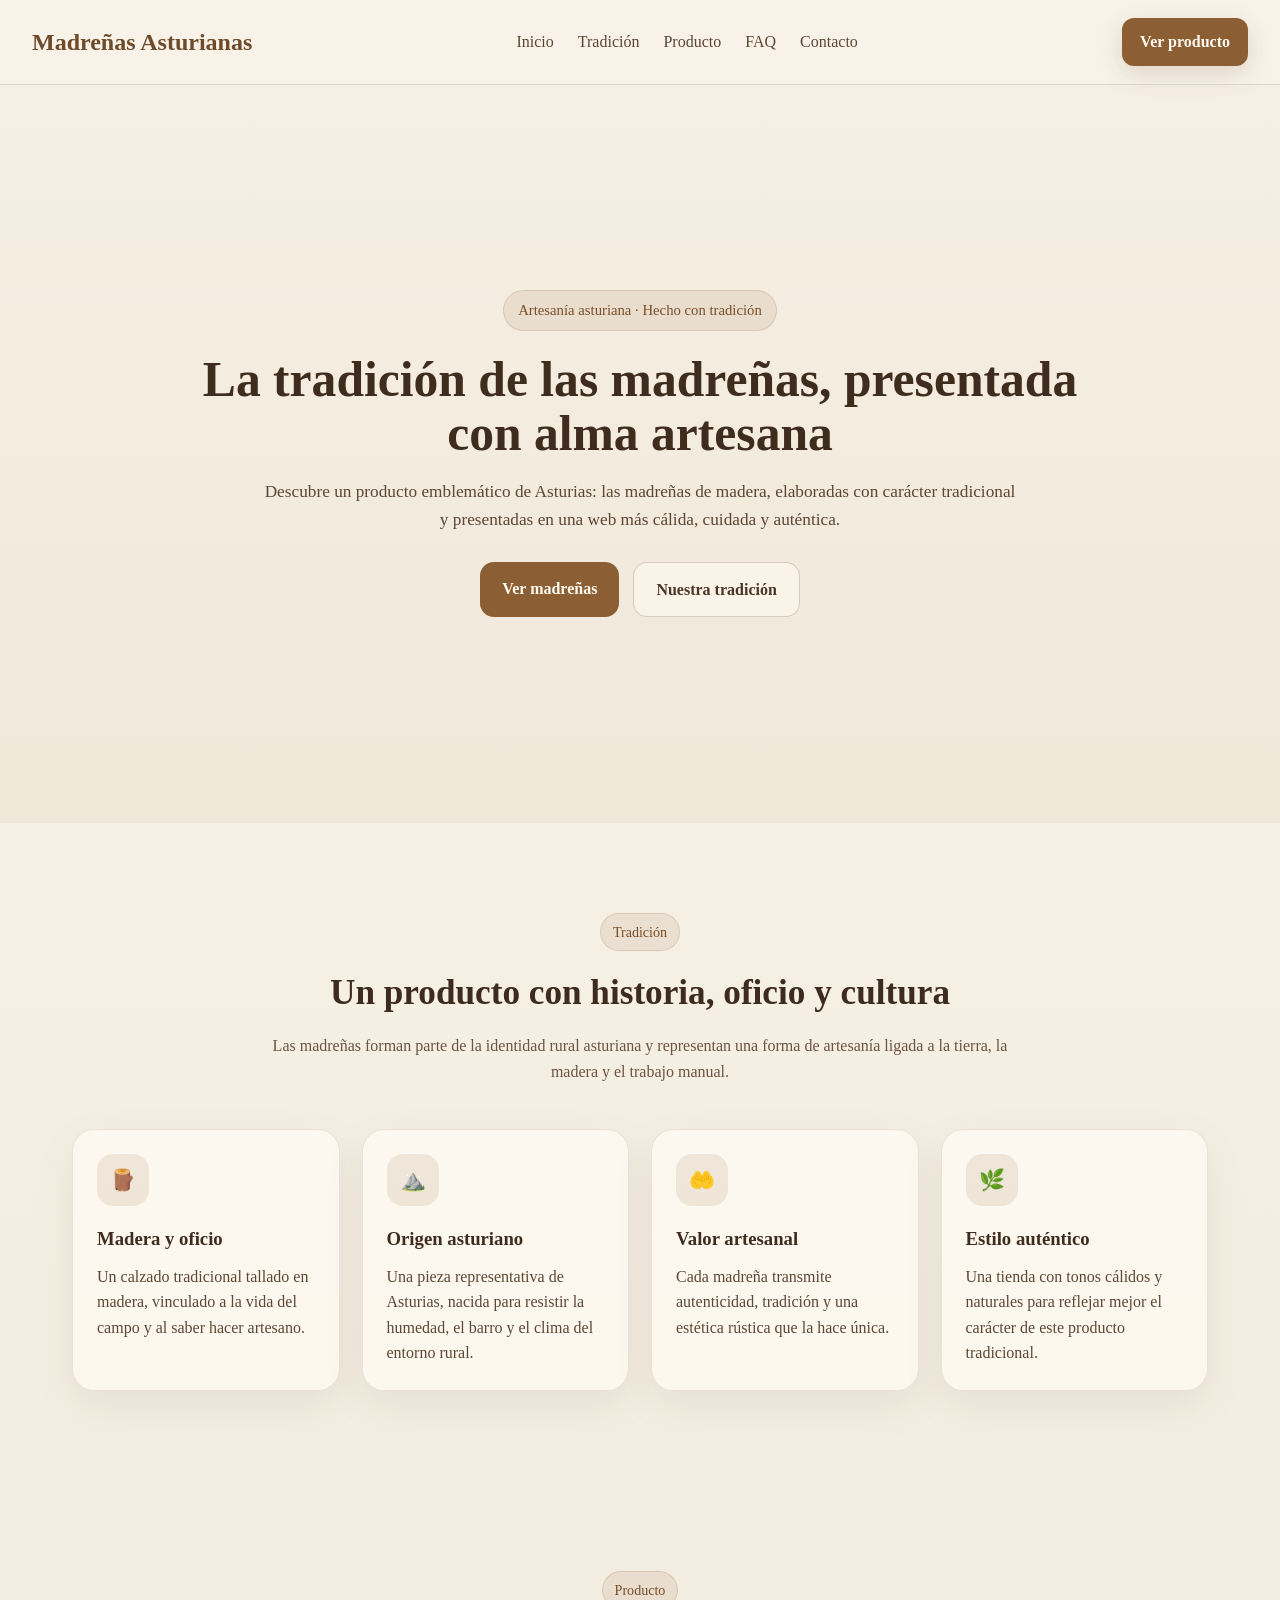
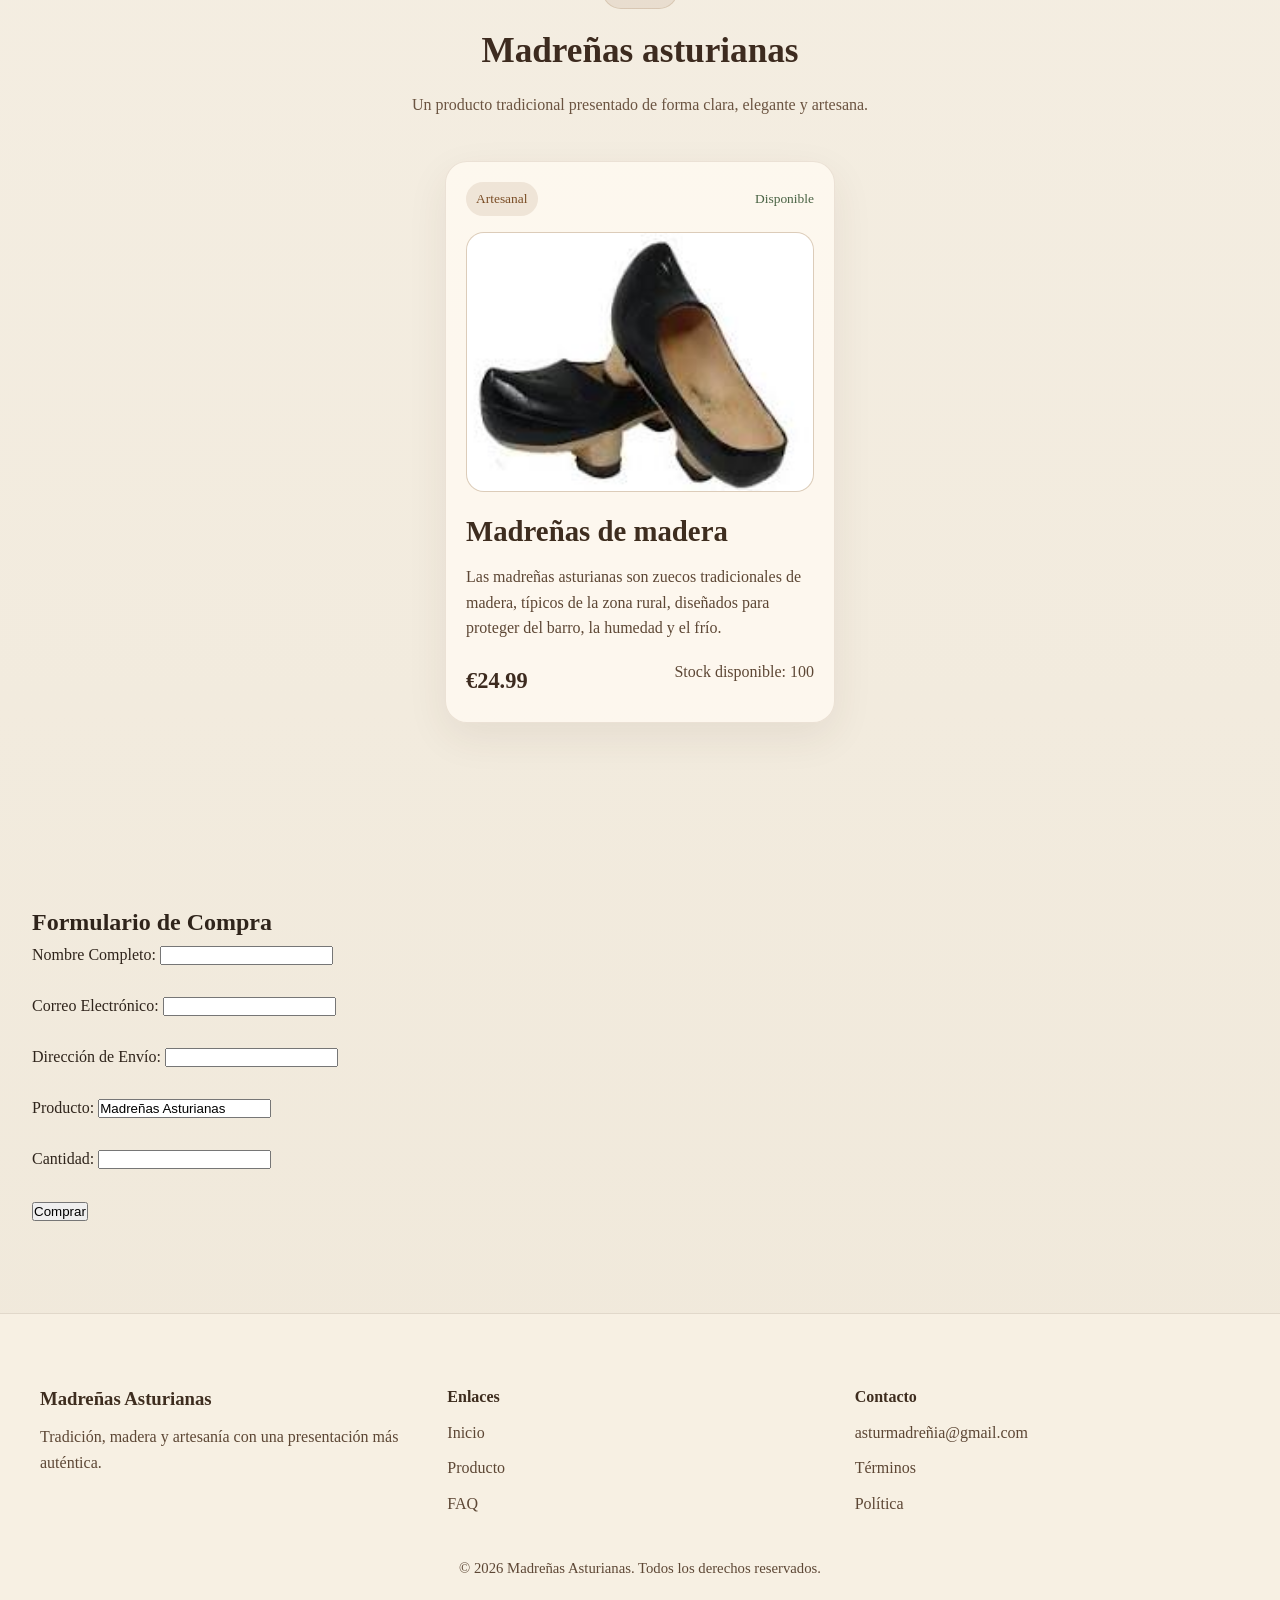
<file: index.html>
<!DOCTYPE html>
<html lang="es">
<head>
  <meta charset="UTF-8" />
  <meta name="viewport" content="width=device-width, initial-scale=1.0" />
  <meta name="description" content="Compra madreñas asturianas auténticas, hechas a mano, y descubre la tradición artesanal de Asturias." />
  <meta name="keywords" content="madreñas, asturias, artesanía, calzado, madera, zuecos, tradiciones asturianas" />
  <meta name="author" content="Tu Nombre o Nombre de la tienda" />
  <meta property="og:title" content="Madreñas Asturianas - Tienda Oficial" />
  <meta property="og:description" content="Compra madreñas asturianas auténticas, hechas a mano en Asturias." />
  <meta property="og:image" content="URL_DE_IMAGEN_DEL_PRODUCTO_O_LOGO" />
  <title>Madreñas Asturianas - Tienda Online</title>
  <link rel="stylesheet" href="style.css" />
  
  <script 
  src="https://www.paypal.com/sdk/js?client-id=BAAYoyAqKsQ6bwkcg9480jSkO2Qjc4CmBGneUTEpRtlCEPL5qRn20r-teyv1XwVh4Uk9hngPRKVCcqDzvI&components=hosted-buttons&disable-funding=venmo&currency=EUR">
  </script>
</head>
<body>
  <header class="topbar">
    <div class="logo">Madreñas Asturianas</div>

    <nav class="nav">
      <a href="#inicio">Inicio</a>
      <a href="#tradicion">Tradición</a>
      <a href="#producto">Producto</a>
      <a href="#faq">FAQ</a>
      <a href="#contacto">Contacto</a>
    </nav>

    <a href="#producto" class="nav-btn">Ver producto</a>
  </header>

  <section class="hero" id="inicio">
    <div class="hero-content">
      <span class="badge">Artesanía asturiana · Hecho con tradición</span>
      <h1>La tradición de las madreñas, presentada con alma artesana</h1>
      <p>
        Descubre un producto emblemático de Asturias: las madreñas de madera,
        elaboradas con carácter tradicional y presentadas en una web más cálida,
        cuidada y auténtica.
      </p>

      <div class="hero-actions">
        <a href="#producto" class="btn btn-primary">Ver madreñas</a>
        <a href="#tradicion" class="btn btn-secondary">Nuestra tradición</a>
      </div>
    </div>
  </section>

  <section class="features" id="tradicion">
    <div class="section-title">
      <span>Tradición</span>
      <h2>Un producto con historia, oficio y cultura</h2>
      <p>
        Las madreñas forman parte de la identidad rural asturiana y representan
        una forma de artesanía ligada a la tierra, la madera y el trabajo manual.
      </p>
    </div>

    <div class="features-grid">
      <article class="feature-card">
        <div class="feature-icon">🪵</div>
        <h3>Madera y oficio</h3>
        <p>
          Un calzado tradicional tallado en madera, vinculado a la vida del campo
          y al saber hacer artesano.
        </p>
      </article>

      <article class="feature-card">
        <div class="feature-icon">⛰️</div>
        <h3>Origen asturiano</h3>
        <p>
          Una pieza representativa de Asturias, nacida para resistir la humedad,
          el barro y el clima del entorno rural.
        </p>
      </article>

      <article class="feature-card">
        <div class="feature-icon">🤲</div>
        <h3>Valor artesanal</h3>
        <p>
          Cada madreña transmite autenticidad, tradición y una estética rústica
          que la hace única.
        </p>
      </article>

      <article class="feature-card">
        <div class="feature-icon">🌿</div>
        <h3>Estilo auténtico</h3>
        <p>
          Una tienda con tonos cálidos y naturales para reflejar mejor el carácter
          de este producto tradicional.
        </p>
      </article>
    </div>
  </section>

  <section class="products" id="producto">
    <div class="section-title">
      <span>Producto</span>
      <h2>Madreñas asturianas</h2>
      <p>Un producto tradicional presentado de forma clara, elegante y artesana.</p>
    </div>

    <div class="products-grid">
      <article class="product-card">
        <div class="product-top">
          <span class="product-tag">Artesanal</span>
          <span class="stock">Disponible</span>
        </div>

        <div class="product-image">
          <img src="images/madrenas.jpg" alt="Madreñas asturianas" />
        </div>

        <h3>Madreñas de madera</h3>
        <p>
          Las madreñas asturianas son zuecos tradicionales de madera, típicos de
          la zona rural, diseñados para proteger del barro, la humedad y el frío.
        </p>

        <div class="product-bottom">
          <strong>€24.99</strong>
          <p class="stock">Stock disponible: <span id="stock-number">100</span></p>
        </div>

        <!-- Botón de pago con PayPal -->
        <div class="paypal-box">
          <div id="paypal-container-BF9JQ77CPRRP6"></div>
          <script>
            paypal.HostedButtons({
              hostedButtonId: "BF9JQ77CPRRP6",
            }).render("#paypal-container-BF9JQ77CPRRP6");
          </script>
        </div>
      </article>
    </div>
  </section>

  <!-- Formulario de compra -->
  <!-- Formulario de compra -->
<section class="buy-section">
  <h2>Formulario de Compra</h2>
  <form action="https://formspree.io/f/meerbwvr" method="POST">
    <label for="name">Nombre Completo:</label>
    <input type="text" id="name" name="name" required><br><br>

    <label for="email">Correo Electrónico:</label>
    <input type="email" id="email" name="email" required><br><br>

    <label for="address">Dirección de Envío:</label>
    <input type="text" id="address" name="address" required><br><br>

    <label for="product">Producto:</label>
    <input type="text" id="product" name="product" value="Madreñas Asturianas" readonly><br><br>

    <label for="quantity">Cantidad:</label>
    <input type="number" id="quantity" name="quantity" required><br><br>

    <input type="submit" value="Comprar">
  </form>
</section>

  <footer class="footer" id="contacto">
    <div class="footer-grid">
      <div>
        <h3>Madreñas Asturianas</h3>
        <p>Tradición, madera y artesanía con una presentación más auténtica.</p>
      </div>

      <div>
        <h4>Enlaces</h4>
        <a href="#inicio">Inicio</a>
        <a href="#producto">Producto</a>
        <a href="#faq">FAQ</a>
      </div>

      <div>
        <h4>Contacto</h4>
        <a href="mailto:asturmadreñia@gmail.com">asturmadreñia@gmail.com</a>
        <a href="#">Términos</a>
        <a href="#">Política</a>
      </div>
    </div>

    <p class="copy">© 2026 Madreñas Asturianas. Todos los derechos reservados.</p>
  </footer>

  <script src="script.js"></script>
</body>
</html>
</file>
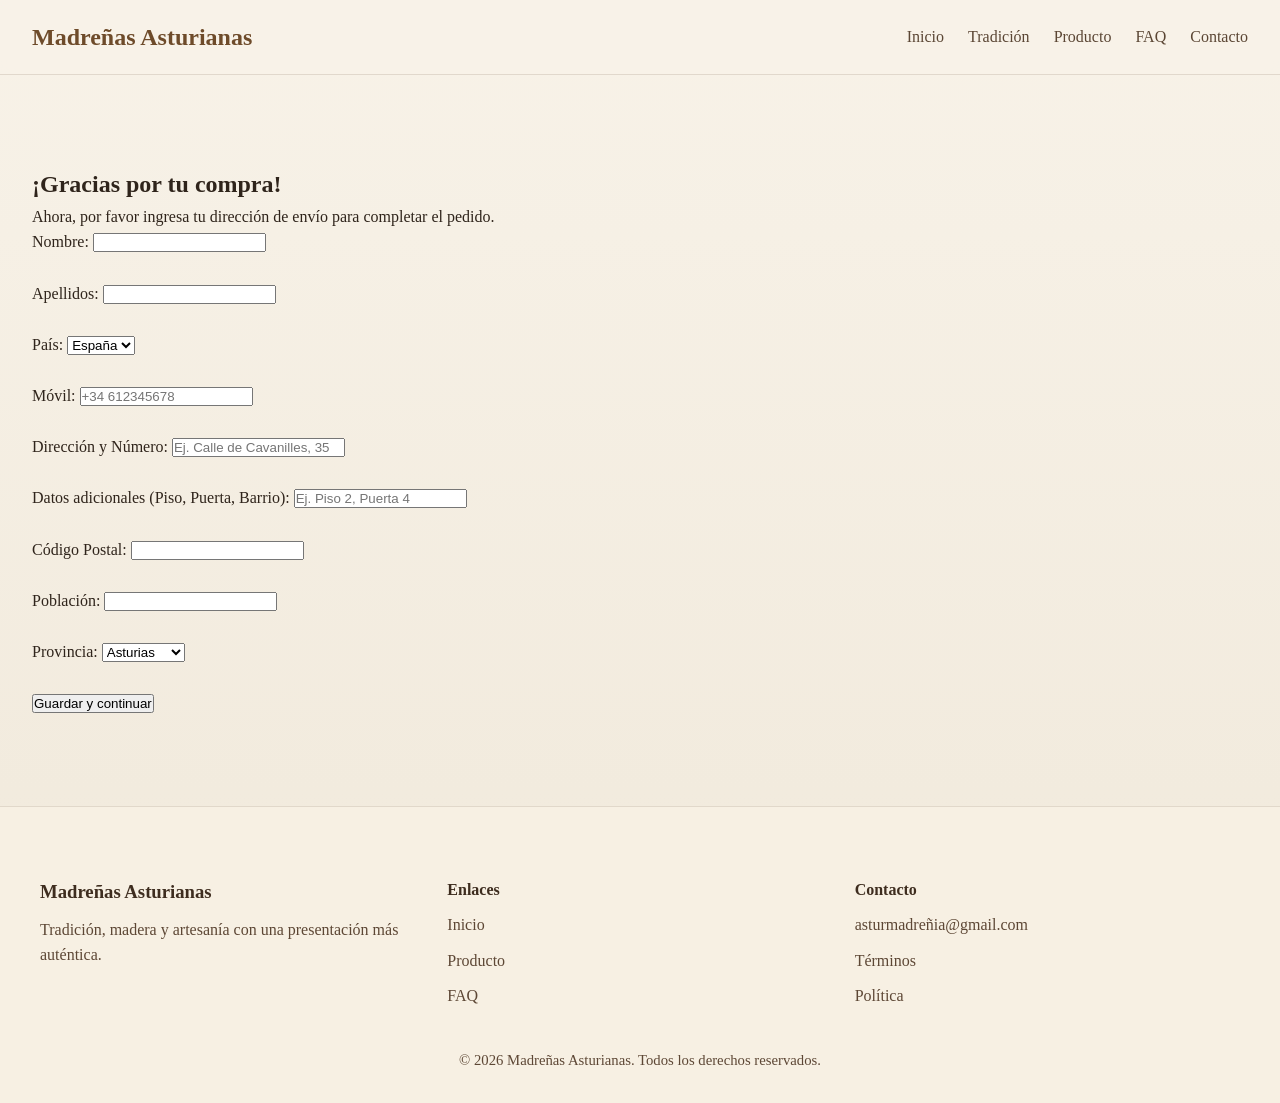
<file: confirmar.html>
<!DOCTYPE html>
<html lang="es">
<head>
  <meta charset="UTF-8" />
  <meta name="viewport" content="width=device-width, initial-scale=1.0" />
  <title>Confirmación de Compra - Madreñas Asturianas</title>
  <link rel="stylesheet" href="style.css" />
</head>
<body>
  <header class="topbar">
    <div class="logo">Madreñas Asturianas</div>
    <nav class="nav">
      <a href="#inicio">Inicio</a>
      <a href="#tradicion">Tradición</a>
      <a href="#producto">Producto</a>
      <a href="#faq">FAQ</a>
      <a href="#contacto">Contacto</a>
    </nav>
  </header>

  <section class="confirmation">
    <h2>¡Gracias por tu compra!</h2>
    <p>Ahora, por favor ingresa tu dirección de envío para completar el pedido.</p>
    
    <!-- Formulario de dirección de envío -->
    <form action="https://formspree.io/f/meerbwvr" method="POST">
      <!-- Nombre y Apellidos -->
      <label for="name">Nombre:</label>
      <input type="text" id="name" name="name" required><br><br>

      <label for="last_name">Apellidos:</label>
      <input type="text" id="last_name" name="last_name" required><br><br>

      <!-- País y Móvil -->
      <label for="country">País:</label>
      <select id="country" name="country" required>
        <option value="España">España</option>
        <option value="Francia">Francia</option>
        <option value="Italia">Italia</option>
      </select><br><br>

      <label for="phone">Móvil:</label>
      <input type="tel" id="phone" name="phone" placeholder="+34 612345678" required><br><br>

      <!-- Dirección y Datos adicionales -->
      <label for="address">Dirección y Número:</label>
      <input type="text" id="address" name="address" placeholder="Ej. Calle de Cavanilles, 35" required><br><br>

      <label for="additional_info">Datos adicionales (Piso, Puerta, Barrio):</label>
      <input type="text" id="additional_info" name="additional_info" placeholder="Ej. Piso 2, Puerta 4" required><br><br>

      <!-- Código Postal y Población -->
      <label for="postal_code">Código Postal:</label>
      <input type="text" id="postal_code" name="postal_code" required><br><br>

      <label for="city">Población:</label>
      <input type="text" id="city" name="city" required><br><br>

      <!-- Provincia -->
      <label for="province">Provincia:</label>
      <select id="province" name="province" required>
        <option value="Asturias">Asturias</option>
        <option value="Madrid">Madrid</option>
        <option value="Barcelona">Barcelona</option>
      </select><br><br>

      <input type="submit" value="Guardar y continuar">
    </form>
  </section>

  <footer class="footer" id="contacto">
    <div class="footer-grid">
      <div>
        <h3>Madreñas Asturianas</h3>
        <p>Tradición, madera y artesanía con una presentación más auténtica.</p>
      </div>
      <div>
        <h4>Enlaces</h4>
        <a href="#inicio">Inicio</a>
        <a href="#producto">Producto</a>
        <a href="#faq">FAQ</a>
      </div>
      <div>
        <h4>Contacto</h4>
        <a href="mailto:asturmadreñia@gmail.com">asturmadreñia@gmail.com</a>
        <a href="#">Términos</a>
        <a href="#">Política</a>
      </div>
    </div>
    <p class="copy">© 2026 Madreñas Asturianas. Todos los derechos reservados.</p>
  </footer>
</body>
</html>
</file>
<file: style.css>
* {
  margin: 0;
  padding: 0;
  box-sizing: border-box;
}

html {
  scroll-behavior: smooth;
}

body {
  font-family: Georgia, "Times New Roman", serif;
  background:
    linear-gradient(rgba(247, 241, 230, 0.92), rgba(239, 231, 216, 0.95)),
    url("https://images.unsplash.com/photo-1517705008128-361805f42e86?q=80&w=1600&auto=format&fit=crop") center/cover fixed no-repeat;
  color: #2f241b;
  line-height: 1.6;
}

a {
  color: inherit;
  text-decoration: none;
}

img {
  max-width: 100%;
  display: block;
}

.topbar {
  position: sticky;
  top: 0;
  z-index: 1000;
  width: 100%;
  padding: 18px 32px;
  display: flex;
  align-items: center;
  justify-content: space-between;
  background: rgba(248, 242, 232, 0.9);
  backdrop-filter: blur(8px);
  border-bottom: 1px solid rgba(94, 70, 49, 0.15);
}

.logo {
  font-size: 1.5rem;
  font-weight: 700;
  color: #6e4b2a;
}

.nav {
  display: flex;
  gap: 24px;
}

.nav a {
  color: #5b4634;
  transition: 0.25s ease;
}

.nav a:hover {
  color: #8b5e34;
}

.nav-btn {
  background: #8b5e34;
  color: #fffaf2;
  padding: 11px 18px;
  border-radius: 12px;
  font-weight: 700;
  box-shadow: 0 8px 24px rgba(110, 75, 42, 0.18);
}

.hero {
  min-height: 82vh;
  padding: 80px 32px;
  display: flex;
  align-items: center;
  justify-content: center;
  background:
    linear-gradient(rgba(246, 238, 226, 0.76), rgba(239, 231, 216, 0.9)),
    url("https://images.unsplash.com/photo-1500530855697-b586d89ba3ee?q=80&w=1800&auto=format&fit=crop") center/cover no-repeat;
}

.hero-content {
  max-width: 920px;
  text-align: center;
}

.badge,
.section-title span,
.product-tag,
.stock {
  display: inline-block;
}

.badge {
  padding: 8px 14px;
  border-radius: 999px;
  background: rgba(139, 94, 52, 0.1);
  color: #7a4d25;
  border: 1px solid rgba(139, 94, 52, 0.18);
  font-size: 0.92rem;
  margin-bottom: 22px;
}

.hero h1 {
  font-size: 3.1rem;
  line-height: 1.08;
  margin-bottom: 18px;
  color: #3e2d1f;
}

.hero p {
  max-width: 760px;
  margin: 0 auto 28px;
  color: #5c4634;
  font-size: 1.08rem;
}

.hero-actions {
  display: flex;
  justify-content: center;
  gap: 14px;
  flex-wrap: wrap;
}

.btn {
  padding: 14px 22px;
  border-radius: 14px;
  font-weight: 700;
  transition: transform 0.2s ease;
}

.btn:hover,
.product-bottom button:hover,
.nav-btn:hover {
  transform: translateY(-2px);
}

.btn-primary {
  background: #8b5e34;
  color: #fffaf2;
}

.btn-secondary {
  border: 1px solid rgba(94, 70, 49, 0.22);
  background: rgba(255, 248, 240, 0.6);
  color: #4a3728;
}

section {
  padding: 90px 32px;
}

.section-title {
  text-align: center;
  max-width: 760px;
  margin: 0 auto 44px;
}

.section-title span {
  color: #7a4d25;
  background: rgba(139, 94, 52, 0.1);
  border: 1px solid rgba(139, 94, 52, 0.18);
  padding: 7px 12px;
  border-radius: 999px;
  font-size: 0.88rem;
  margin-bottom: 14px;
}

.section-title h2 {
  font-size: 2.2rem;
  margin-bottom: 12px;
  color: #3d2b1f;
}

.section-title p {
  color: #6b5441;
}

.features,
.products,
.reviews,
.faq {
  max-width: 1200px;
  margin: 0 auto;
}

.features-grid,
.reviews-grid,
.footer-grid {
  display: grid;
  gap: 22px;
}

.features-grid {
  grid-template-columns: repeat(auto-fit, minmax(220px, 1fr));
}

.feature-card,
.product-card,
.review-card,
.faq-item {
  background: rgba(255, 250, 242, 0.8);
  border: 1px solid rgba(126, 89, 56, 0.14);
  border-radius: 22px;
  box-shadow: 0 14px 40px rgba(76, 53, 33, 0.08);
}

.feature-card {
  padding: 24px;
}

.feature-icon {
  width: 52px;
  height: 52px;
  display: grid;
  place-items: center;
  border-radius: 16px;
  font-size: 1.3rem;
  margin-bottom: 18px;
  background: rgba(139, 94, 52, 0.12);
}

.feature-card h3,
.product-card h3,
.faq-item h3,
.footer h3,
.footer h4 {
  margin-bottom: 10px;
  color: #3e2d1f;
}

.feature-card p,
.review-card p,
.product-card p,
.faq-item p,
.footer p,
.footer a,
.copy {
  color: #5d4735;
}

.products-grid {
  display: flex;
  justify-content: center;
  width: 100%;
  margin-top: 30px;
}

.product-card {
  width: 100%;
  max-width: 390px;
  padding: 20px;
  margin: 0 auto;
  transition: transform 0.25s ease, box-shadow 0.25s ease;
}

.product-card:hover {
  transform: translateY(-4px);
  box-shadow: 0 18px 44px rgba(76, 53, 33, 0.14);
}

.product-top,
.product-bottom {
  display: flex;
  align-items: center;
  justify-content: space-between;
  gap: 10px;
}

.product-top {
  margin-bottom: 16px;
}

.product-tag {
  padding: 6px 10px;
  border-radius: 999px;
  background: rgba(139, 94, 52, 0.12);
  color: #7a4d25;
  font-size: 0.84rem;
}

.stock {
  font-size: 0.84rem;
  color: #486243;
}

.product-image {
  width: 100%;
  height: 260px;
  overflow: hidden;
  border-radius: 18px;
  margin-bottom: 16px;
  border: 1px solid rgba(126, 89, 56, 0.12);
  background: #e9dccb;
}

.product-image img {
  width: 100%;
  height: 100%;
  object-fit: cover;
}

.product-card h3 {
  margin-top: 4px;
  margin-bottom: 10px;
  font-size: 1.8rem;
}

.product-card p {
  margin-bottom: 18px;
  font-size: 1rem;
}

.product-bottom {
  margin-top: 16px;
}

.product-bottom strong {
  font-size: 1.4rem;
  color: #3d2b1f;
}

.product-bottom button {
  border: none;
  border-radius: 12px;
  padding: 10px 16px;
  font-weight: 700;
  cursor: pointer;
  background: #8b5e34;
  color: #fffaf2;
}

.reviews-grid {
  grid-template-columns: repeat(auto-fit, minmax(240px, 1fr));
}

.review-card {
  padding: 24px;
}

.review-card strong {
  display: inline-block;
  margin-top: 14px;
  color: #3d2b1f;
}

.faq {
  max-width: 1000px;
}

.faq-list {
  display: grid;
  gap: 16px;
}

.faq-item {
  padding: 22px;
}

.footer {
  padding: 70px 32px 30px;
  border-top: 1px solid rgba(94, 70, 49, 0.14);
  background: rgba(248, 241, 229, 0.86);
}

.footer-grid {
  grid-template-columns: repeat(auto-fit, minmax(220px, 1fr));
  max-width: 1200px;
  margin: 0 auto 30px;
}

.footer a {
  display: block;
  margin-bottom: 10px;
}

.copy {
  text-align: center;
  font-size: 0.92rem;
}

@media (max-width: 900px) {
  .topbar {
    flex-wrap: wrap;
    justify-content: center;
    gap: 14px;
  }

  .hero h1 {
    font-size: 2.3rem;
  }
}

@media (max-width: 640px) {
  section,
  .hero,
  .footer {
    padding-left: 18px;
    padding-right: 18px;
  }

  .nav {
    flex-wrap: wrap;
    justify-content: center;
    gap: 14px;
  }

  .hero h1 {
    font-size: 1.9rem;
  }

  .section-title h2 {
    font-size: 1.7rem;
  }

  .product-card {
    max-width: 100%;
  }

  .paypal-box {
  margin-top: 18px;
}

.paypal-box > div {
  width: 100%;
}
}
</file>
